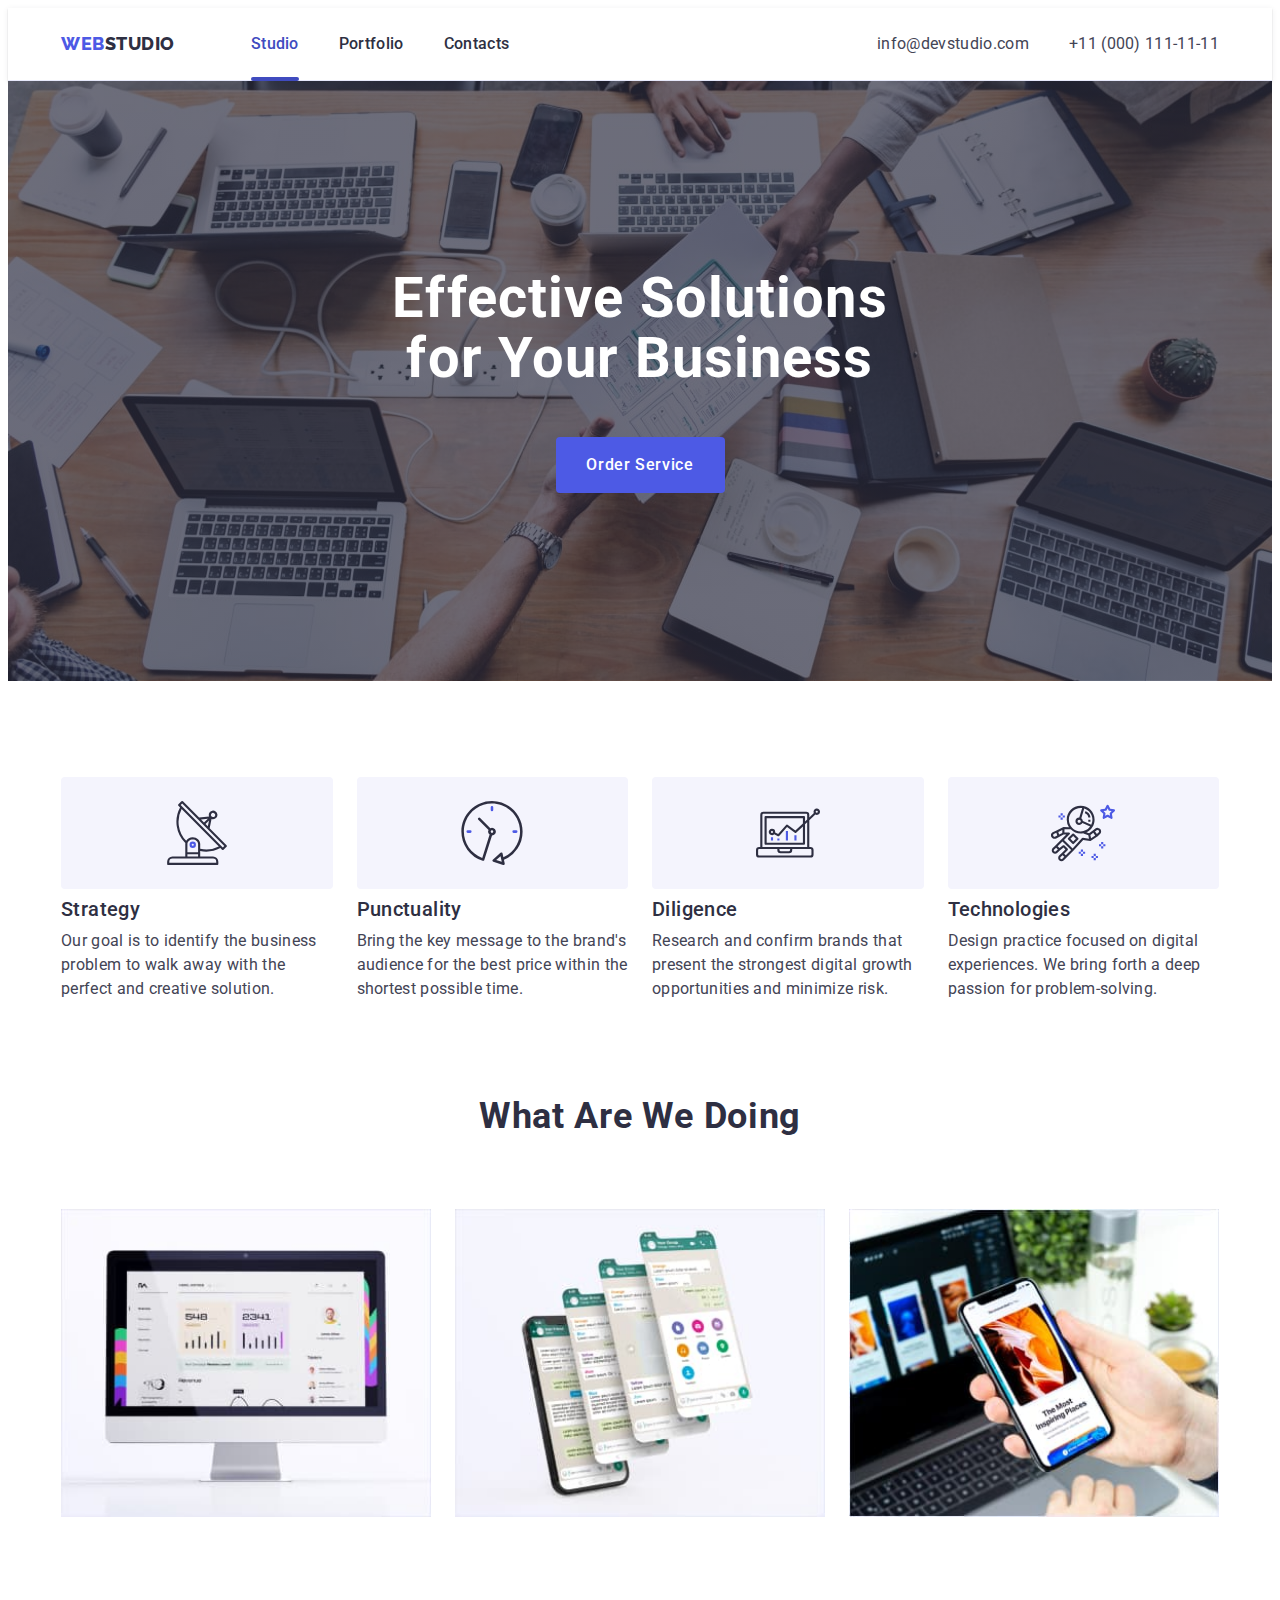
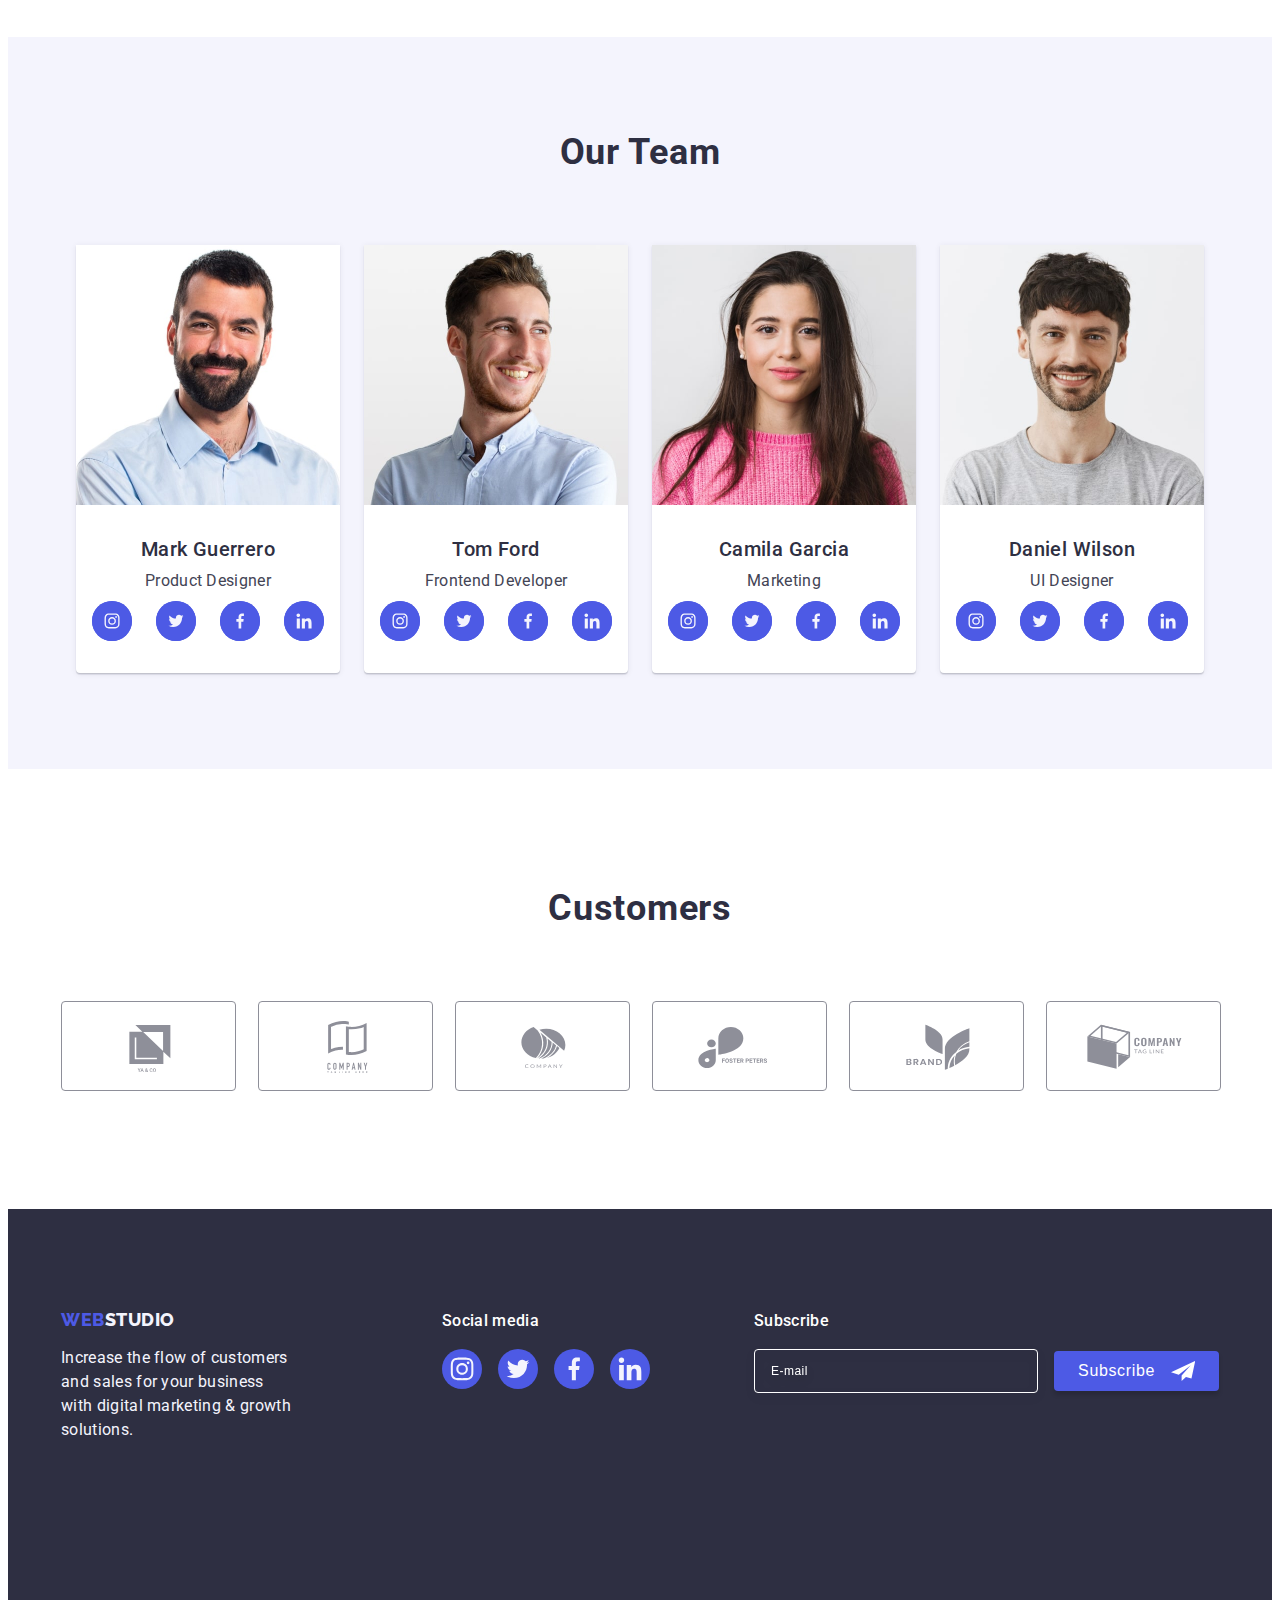
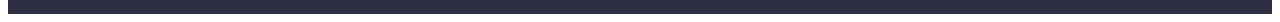
<file: index.html>
<!DOCTYPE html>
<html lang="en">
  <head>
    <meta charset="UTF-8" />
    <meta http-equiv="X-UA-Compatible" content="IE=edge" />
    <meta name="viewport" content="width=device-width, initial-scale=1.0" />

    <link rel="preconnect" href="https://fonts.googleapis.com" />
    <link rel="preconnect" href="https://fonts.gstatic.com" crossorigin />
    <link
      href="https://fonts.googleapis.com/css2?family=Raleway:wght@800&family=Roboto:wght@400;500;700&display=swap"
      rel="stylesheet"
    />

    <title>Web Studio</title>
    <link
      rel="stylesheet"
      href="https://cdnjs.cloudflare.com/ajax/libs/modern-normalize/2.0.0/modern-normalize.min.css"
      integrity="sha512-4xo8blKMVCiXpTaLzQSLSw3KFOVPWhm/TRtuPVc4WG6kUgjH6J03IBuG7JZPkcWMxJ5huwaBpOpnwYElP/m6wg=="
      crossorigin="anonymous"
      referrerpolicy="no-referrer"
    />
    <link rel="stylesheet" href="./css/style.css" />
  </head>
  <body class="body">
    <header class="header">
      <div class="container header-container">
        <nav class="header-nav">
          <a class="header-name link" href="./index.html"
            >Web<span>Studio</span></a
          >
          <ul class="header-page list">
            <li>
              <a class="header-menu link active" href="./index.html">Studio</a>
            </li>
            <li>
              <a class="header-menu link" href="./portfolio.html">Portfolio</a>
            </li>
            <li><a class="header-menu link" href="">Contacts</a></li>
          </ul>
        </nav>
        <address class="header-adress">
          <ul class="header-link list">
            <li class="header-contacts">
              <a class="header-link-soc link" href="mailto:info@devstudio.com"
                >info@devstudio.com</a
              >
            </li>
            <li>
              <a class="header-link-soc link" href="tel:+110001111111"
                >+11 (000) 111-11-11</a
              >
            </li>
          </ul>
        </address>
        <button type="button" class="open-menu-btn" data-menu-open>
          <svg class="icon-mob" width="32" height="22">
            <use href="./images/icons.svg#icon-mob-menu"></use>
          </svg>
        </button>
      </div>

      <div class="mob-menu is is-hidden" data-menu>
        <button type="button" class="mob-close-btn" data-menu-close>
          <svg class="" width="8" height="8">
            <use href="./images/icons.svg#icon-close"></use>
          </svg>
        </button>
        <ul class="mob-menu-list list">
          <li class="mob-menu-item">
            <a href="./index.html" class="mob-menu-link link current">Studio</a>
          </li>
          <li class="mob-menu-item">
            <a href="./portfolio.html" class="mob-menu-link link">Portfolio</a>
          </li>
          <li class="mob-menu-item">
            <a href="" class="mob-menu-link link">Contacts</a>
          </li>
        </ul>

        <ul class="mob-list list">
          <li class="mob-item">
            <a href="mailto:info@devstudio.com" class="mail-link link"
              >info@devstudio.com</a
            >
          </li>
          <li class="mob-item">
            <a href="tel:+110001111111" class="phone-link link"
              >+11 (000) 111-11-11</a
            >
          </li>
        </ul>

        <ul class="mob-social-list list">
          <li class="mob-social-icon">
            <a href="https://www.instagram.com/" class="mob-soc-network">
              <svg class="mob-icon-item" width="24" height="24">
                <use href="./images/icons.svg#icon-instagram"></use>
              </svg>
            </a>
          </li>
          <li class="mob-social-icon">
            <a href="https://www.twitter.com/" class="mob-soc-network">
              <svg class="mob-icon-item" width="24" height="24">
                <use href="./images/icons.svg#icon-twitter"></use>
              </svg>
            </a>
          </li>
          <li class="mob-social-icon">
            <a href="https://www.facebook.com/" class="mob-soc-network">
              <svg class="mob-icon-item" width="24" height="24">
                <use href="./images/icons.svg#icon-facebook"></use>
              </svg>
            </a>
          </li>
          <li class="mob-social-icon">
            <a href="https://www.linkedin.com/" class="mob-soc-network">
              <svg class="mob-icon-item" width="24" height="24">
                <use href="./images/icons.svg#icon-linkedin"></use>
              </svg>
            </a>
          </li>
        </ul>
      </div>
    </header>

    <main>
      <section class="hero">
        <div class="container">
          <h1 class="hero-name">Effective Solutions for Your Business</h1>
          <button type="button" class="hero-button" data-modal-open>
            Order Service
          </button>
        </div>
      </section>

      <section class="scroll">
        <div class="container">
          <h2 class="visually-hidden">list</h2>
          <ul class="scroll-list list">
            <li class="scroll-item">
              <div class="scroll-icon-fond">
                <svg class="scroll-icon-item" width="64" height="64">
                  <use href="./images/icons.svg#icon-antenna"></use>
                </svg>
              </div>
              <h3 class="scroll-name">Strategy</h3>
              <p class="scroll-text">
                Our goal is to identify the business problem to walk away with
                the perfect and creative solution.
              </p>
            </li>
            <li class="scroll-item">
              <div class="scroll-icon-fond">
                <svg class="scroll-icon-item" width="64" height="64">
                  <use href="./images/icons.svg#icon-clock"></use>
                </svg>
              </div>
              <h3 class="scroll-name">Punctuality</h3>
              <p class="scroll-text">
                Bring the key message to the brand's audience for the best price
                within the shortest possible time.
              </p>
            </li>
            <li class="scroll-item">
              <div class="scroll-icon-fond">
                <svg class="scroll-icon-item" width="64" height="64">
                  <use href="./images/icons.svg#icon-diagram"></use>
                </svg>
              </div>
              <h3 class="scroll-name">Diligence</h3>
              <p class="scroll-text">
                Research and confirm brands that present the strongest digital
                growth opportunities and minimize risk.
              </p>
            </li>
            <li class="scroll-item">
              <div class="scroll-icon-fond">
                <svg class="scroll-icon-item" width="64" height="64">
                  <use href="./images/icons.svg#icon-astronaut"></use>
                </svg>
              </div>
              <h3 class="scroll-name">Technologies</h3>
              <p class="scroll-text">
                Design practice focused on digital experiences. We bring forth a
                deep passion for problem-solving.
              </p>
            </li>
          </ul>
        </div>
      </section>

      <section class="work-are">
        <div class="container">
          <h2 class="work-name">What are we doing</h2>
          <ul class="work-list list">
            <li class="work-item">
              <img
                srcset="./images/img1-1.jpg 1x, ./images/img1-2x.jpg 2x"
                src="./images/img1-1.jpg"
                alt="statistics"
                width="360"
                height="300"
              />
            </li>
            <li class="work-item">
              <img
                srcset="./images/img2-1.jpg 1x, ./images/img2-2x.jpg 2x"
                src="./images/img2-1.jpg"
                alt="multifunctionality"
                width="360"
                height="300"
              />
            </li>
            <li class="work-item">
              <img
                srcset="./images/img3-1.jpg 1x, ./images/img3-2x.jpg 2x"
                src="./images/img3-1.jpg"
                alt="we adaptmultifunctionality"
                width="360"
                height="300"
              />
            </li>
          </ul>
        </div>
      </section>

      <section class="made">
        <div class="made-container container">
          <h2 class="made-team">Our Team</h2>
          <ul class="made-list list">
            <li class="made-item">
              <img
                srcset="./images/img-1-2x.jpg 1x, ./images/img-1-2x.jpg 2x"
                src="./images/img1-2.jpg"
                alt="Product Designer"
                width="264"
                height="260"
              />
              <div class="made-card">
                <h3 class="made-name">Mark Guerrero</h3>
                <p class="made-activity">Product Designer</p>
                <ul class="made-soc-list list">
                  <li class="made-soc-item">
                    <a
                      class="made-soc-link link"
                      href="https://www.instagram.com"
                    >
                      <svg class="made-soc-icon" width="16" height="16">
                        <use href="./images/icons.svg#icon-instagram"></use>
                      </svg>
                    </a>
                  </li>
                  <li class="made-soc-item">
                    <a
                      class="made-soc-link link"
                      href="https://www.twitter.com"
                    >
                      <svg class="made-soc-icon" width="16" height="16">
                        <use href="./images/icons.svg#icon-twitter"></use>
                      </svg>
                    </a>
                  </li>
                  <li class="made-soc-item">
                    <a
                      class="made-soc-link link"
                      href="https://www.facebook.com"
                    >
                      <svg class="made-soc-icon" width="16" height="16">
                        <use href="./images/icons.svg#icon-facebook"></use>
                      </svg>
                    </a>
                  </li>
                  <li class="made-soc-item">
                    <a
                      class="made-soc-link link"
                      href="https://www.in.linkedin.com"
                    >
                      <svg class="made-soc-icon" width="16" height="16">
                        <use href="./images/icons.svg#icon-linkedin"></use>
                      </svg>
                    </a>
                  </li>
                </ul>
              </div>
            </li>
            <li class="made-item">
              <img
                srcset="./images/img-4-2x.jpg 1x, ./images/img-4-2x.jpg 2x"
                src="./images/img2-2.jpg"
                alt="Frontend Developer"
                width="264"
                height="260"
              />
              <div class="made-card">
                <h3 class="made-name">Tom Ford</h3>
                <p class="made-activity">Frontend Developer</p>
                <ul class="made-soc-list list">
                  <li class="made-soc-item">
                    <a
                      class="made-soc-link link"
                      href="https://www.instagram.com"
                    >
                      <svg class="made-soc-icon" width="16" height="16">
                        <use href="./images/icons.svg#icon-instagram"></use>
                      </svg>
                    </a>
                  </li>
                  <li class="made-soc-item">
                    <a
                      class="made-soc-link link"
                      href="https://www.twitter.com"
                    >
                      <svg class="made-soc-icon" width="16" height="16">
                        <use href="./images/icons.svg#icon-twitter"></use>
                      </svg>
                    </a>
                  </li>
                  <li class="made-soc-item">
                    <a
                      class="made-soc-link link"
                      href="https://www.facebook.com"
                    >
                      <svg class="made-soc-icon" width="16" height="16">
                        <use href="./images/icons.svg#icon-facebook"></use>
                      </svg>
                    </a>
                  </li>
                  <li class="made-soc-item">
                    <a
                      class="made-soc-link link"
                      href="https://www.in.linkedin.com"
                    >
                      <svg class="made-soc-icon" width="16" height="16">
                        <use href="./images/icons.svg#icon-linkedin"></use>
                      </svg>
                    </a>
                  </li>
                </ul>
              </div>
            </li>
            <li class="made-item">
              <img
                srcset="./images/img-3-2x.jpg 1x, ./images/img-3-2x.jpg 2x"
                src="./images/img3-2.jpg"
                alt="Marketing"
                width="264"
                height="260"
              />
              <div class="made-card">
                <h3 class="made-name">Camila Garcia</h3>
                <p class="made-activity">Marketing</p>
                <ul class="made-soc-list list">
                  <li class="made-soc-item">
                    <a
                      class="made-soc-link link"
                      href="https://www.instagram.com"
                    >
                      <svg class="made-soc-icon" width="16" height="16">
                        <use href="./images/icons.svg#icon-instagram"></use>
                      </svg>
                    </a>
                  </li>
                  <li class="made-soc-item">
                    <a
                      class="made-soc-link link"
                      href="https://www.twitter.com"
                    >
                      <svg class="made-soc-icon" width="16" height="16">
                        <use href="./images/icons.svg#icon-twitter"></use>
                      </svg>
                    </a>
                  </li>
                  <li class="made-soc-item">
                    <a
                      class="made-soc-link link"
                      href="https://www.facebook.com"
                    >
                      <svg class="made-soc-icon" width="16" height="16">
                        <use href="./images/icons.svg#icon-facebook"></use>
                      </svg>
                    </a>
                  </li>
                  <li class="made-soc-item">
                    <a
                      class="made-soc-link link"
                      href="https://www.in.linkedin.com"
                    >
                      <svg class="made-soc-icon" width="16" height="16">
                        <use href="./images/icons.svg#icon-linkedin"></use>
                      </svg>
                    </a>
                  </li>
                </ul>
              </div>
            </li>
            <li class="made-item">
              <img
                srcset="./images/img-2-2x.jpg 1x, ./images/img-2-2x.jpg 2x"
                src="./images/img4-2.jpg"
                alt="UI Designer"
                width="264"
                height="260"
              />
              <div class="made-card">
                <h3 class="made-name">Daniel Wilson</h3>
                <p class="made-activity">UI Designer</p>
                <ul class="made-soc-list list">
                  <li class="made-soc-item">
                    <a
                      class="made-soc-link link"
                      href="https://www.instagram.com"
                    >
                      <svg class="made-soc-icon" width="16" height="16">
                        <use href="./images/icons.svg#icon-instagram"></use>
                      </svg>
                    </a>
                  </li>
                  <li class="made-soc-item">
                    <a
                      class="made-soc-link link"
                      href="https://www.twitter.com"
                    >
                      <svg class="made-soc-icon" width="16" height="16">
                        <use href="./images/icons.svg#icon-twitter"></use>
                      </svg>
                    </a>
                  </li>
                  <li class="made-soc-item">
                    <a
                      class="made-soc-link link"
                      href="https://www.facebook.com"
                    >
                      <svg class="made-soc-icon" width="16" height="16">
                        <use href="./images/icons.svg#icon-facebook"></use>
                      </svg>
                    </a>
                  </li>
                  <li class="made-soc-item">
                    <a
                      class="made-soc-link link"
                      href="https://www.in.linkedin.com"
                    >
                      <svg class="made-soc-icon" width="16" height="16">
                        <use href="./images/icons.svg#icon-linkedin"></use>
                      </svg>
                    </a>
                  </li>
                </ul>
              </div>
            </li>
          </ul>
        </div>
      </section>

      <section class="customers">
        <div class="container costumers-container">
          <h2 class="customers-title">Customers</h2>
          <ul class="customers-list">
            <li class="customers-item">
              <a class="customers-link link" href="">
                <svg class="customers-icon" width="104" height="56">
                  <use href="./images/icons.svg#icon-Logo-1"></use>
                </svg>
              </a>
            </li>
            <li class="customers-item">
              <a class="customers-link link" href="">
                <svg class="customers-icon" width="104" height="56">
                  <use href="./images/icons.svg#icon-Logo-2"></use>
                </svg>
              </a>
            </li>
            <li class="customers-item">
              <a class="customers-link link" href="">
                <svg class="customers-icon" width="104" height="56">
                  <use href="./images/icons.svg#icon-Logo-3"></use>
                </svg>
              </a>
            </li>
            <li class="customers-item">
              <a class="customers-link link" href="">
                <svg class="customers-icon" width="104" height="56">
                  <use href="./images/icons.svg#icon-Logo-4"></use>
                </svg>
              </a>
            </li>
            <li class="customers-item">
              <a class="customers-link link" href="">
                <svg class="customers-icon" width="104" height="56">
                  <use href="./images/icons.svg#icon-Logo-5"></use>
                </svg>
              </a>
            </li>
            <li class="customers-item">
              <a class="customers-link link" href="">
                <svg class="customers-icon" width="104" height="56">
                  <use href="./images/icons.svg#icon-Logo-6"></use>
                </svg>
              </a>
            </li>
          </ul>
        </div>
      </section>
    </main>

    <footer class="footer">
      <div class="all-footer container">
        <div class="footer-container">
          <a class="footer-name link" href="./index.html"
            >Web<span class="name">Studio</span></a
          >
          <p class="footer-text">
            Increase the flow of customers and sales for your business with
            digital marketing & growth solutions.
          </p>
        </div>
        <div class="footer-social">
          <p class="footer-soc-title">Social media</p>
          <ul class="footer-soc-list">
            <li class="footer-soc-item">
              <a
                class="footer-soc-link"
                href="https://www.instagram.com"
                aria-label="instagram"
                target="_blank"
                rel="noopener noreferrer"
              >
                <svg class="footer-soc-icon" width="24" height="24">
                  <use href="./images/icons.svg#icon-instagram"></use>
                </svg>
              </a>
            </li>
            <li class="footer-soc-item">
              <a
                class="footer-soc-link"
                href="https://twitter.com"
                aria-label="twitter"
                target="_blank"
                rel="noopener noreferrer"
              >
                <svg class="footer-soc-icon" width="24" height="24">
                  <use href="./images/icons.svg#icon-twitter"></use>
                </svg>
              </a>
            </li>
            <li class="footer-soc-item">
              <a
                class="footer-soc-link"
                href="https://www.facebook.com"
                aria-label="facebook"
                target="_blank"
                rel="noopener noreferrer"
              >
                <svg class="footer-soc-icon" width="24" height="24">
                  <use href="./images/icons.svg#icon-facebook"></use>
                </svg>
              </a>
            </li>
            <li class="footer-soc-item">
              <a
                class="footer-soc-link"
                href="https://in.linkedin.com"
                aria-label="linkedin"
                target="_blank"
                rel="noopener noreferrer"
              >
                <svg class="footer-soc-icon" width="24" height="24">
                  <use href="./images/icons.svg#icon-linkedin"></use>
                </svg>
              </a>
            </li>
          </ul>
        </div>
        <div class="footer-subscribe-container">
          <p class="subscribe-title">Subscribe</p>
          <form class="subscribe-form">
            <label class="subscribe-label">
              <input
                class="input-subscribe"
                type="email"
                name="email"
                placeholder="E-mail"
              />
            </label>
            <button class="subscribe-btn" type="submit">
              Subscribe
              <svg class="subscribe-icon" width="24" height="24">
                <use href="./images/icons.svg#icon-send"></use>
              </svg>
            </button>
          </form>
        </div>
      </div>
    </footer>
    <div class="backdrop is-hidden" data-modal>
      <div class="modal">
        <button type="button" class="modal-button" data-modal-close>
          <svg class="modal-icon" width="8" height="8">
            <use href="./images/icons.svg#icon-close"></use>
          </svg>
        </button>
        <p class="modal-title">Leave your contacts and we will call you back</p>
        <form
          class="modal-form"
          name="order-form"
          autocomplete="off"
          novalidate
        >
          <div class="modal-field">
            <label class="modal-label" for="user-name">Name</label>
            <div class="input-wrap">
              <input
                type="text"
                name="user-name"
                id="user-name"
                class="modal-input"
              />
              <svg class="input-icon" width="18" height="24">
                <use href="./images/icons.svg#icon-name"></use>
              </svg>
            </div>
          </div>
          <div class="modal-field">
            <label class="modal-label" for="user-tel">Phone</label>
            <div class="input-wrap">
              <input
                type="tel"
                name="user-tel"
                id="user-tel"
                class="modal-input"
              />
              <svg class="input-icon" width="18" height="24">
                <use href="./images/icons.svg#icon-phone"></use>
              </svg>
            </div>
          </div>
          <div class="modal-field">
            <label class="modal-label" for="user-email">Email</label>
            <div class="input-wrap">
              <input
                type="email"
                name="user-email"
                id="user-email"
                class="modal-input"
              />
              <svg class="input-icon" width="18" height="24">
                <use href="./images/icons.svg#icon-email"></use>
              </svg>
            </div>
          </div>
          <div class="modal-field-textarea">
            <label for="user-comment" class="modal-label">Comment</label>
            <textarea
              name="user-comment"
              id="user-comment"
              class="modal-textarea"
              placeholder="Text input"
            ></textarea>
          </div>
          <div class="modal-checkbox">
            <input
              type="checkbox"
              name="user-privacy"
              id="user-privacy"
              class="input-check visually-hidden"
              value="true"
            />
            <label for="user-privacy" class="check-text"
              ><span class="user-privacy-check">
                <svg class="check-icon" width="10" height="8">
                  <use href="./images/icons.svg#icon-check"></use>
                </svg>
              </span>
              I accept the terms and conditions of the
              <a href="" class="check-link">Privacy Policy</a></label
            >
          </div>
          <button class="button modal-send-btn" type="submit">Send</button>
        </form>
      </div>
    </div>
    <script src="./js/modal.js"></script>
    <script src="./js/mobile-menu.js"></script>
  </body>
</html>
</file>
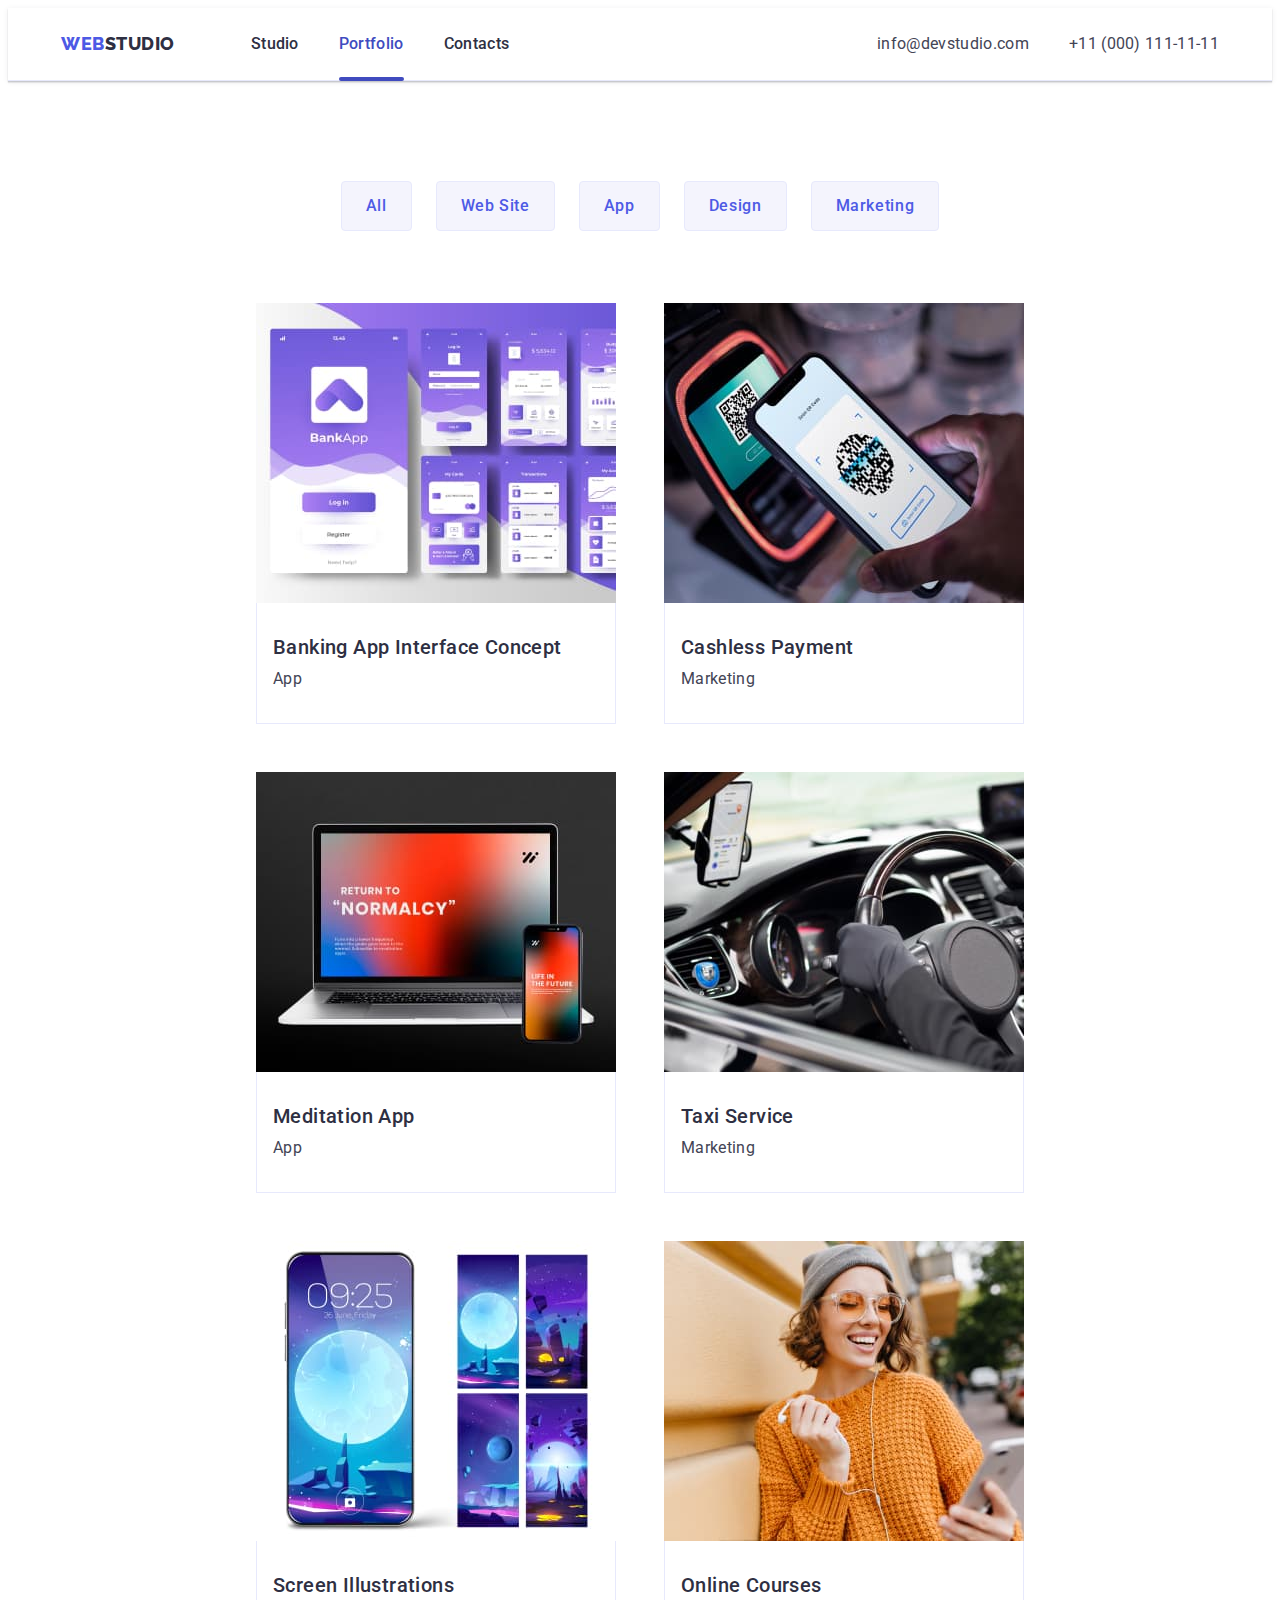
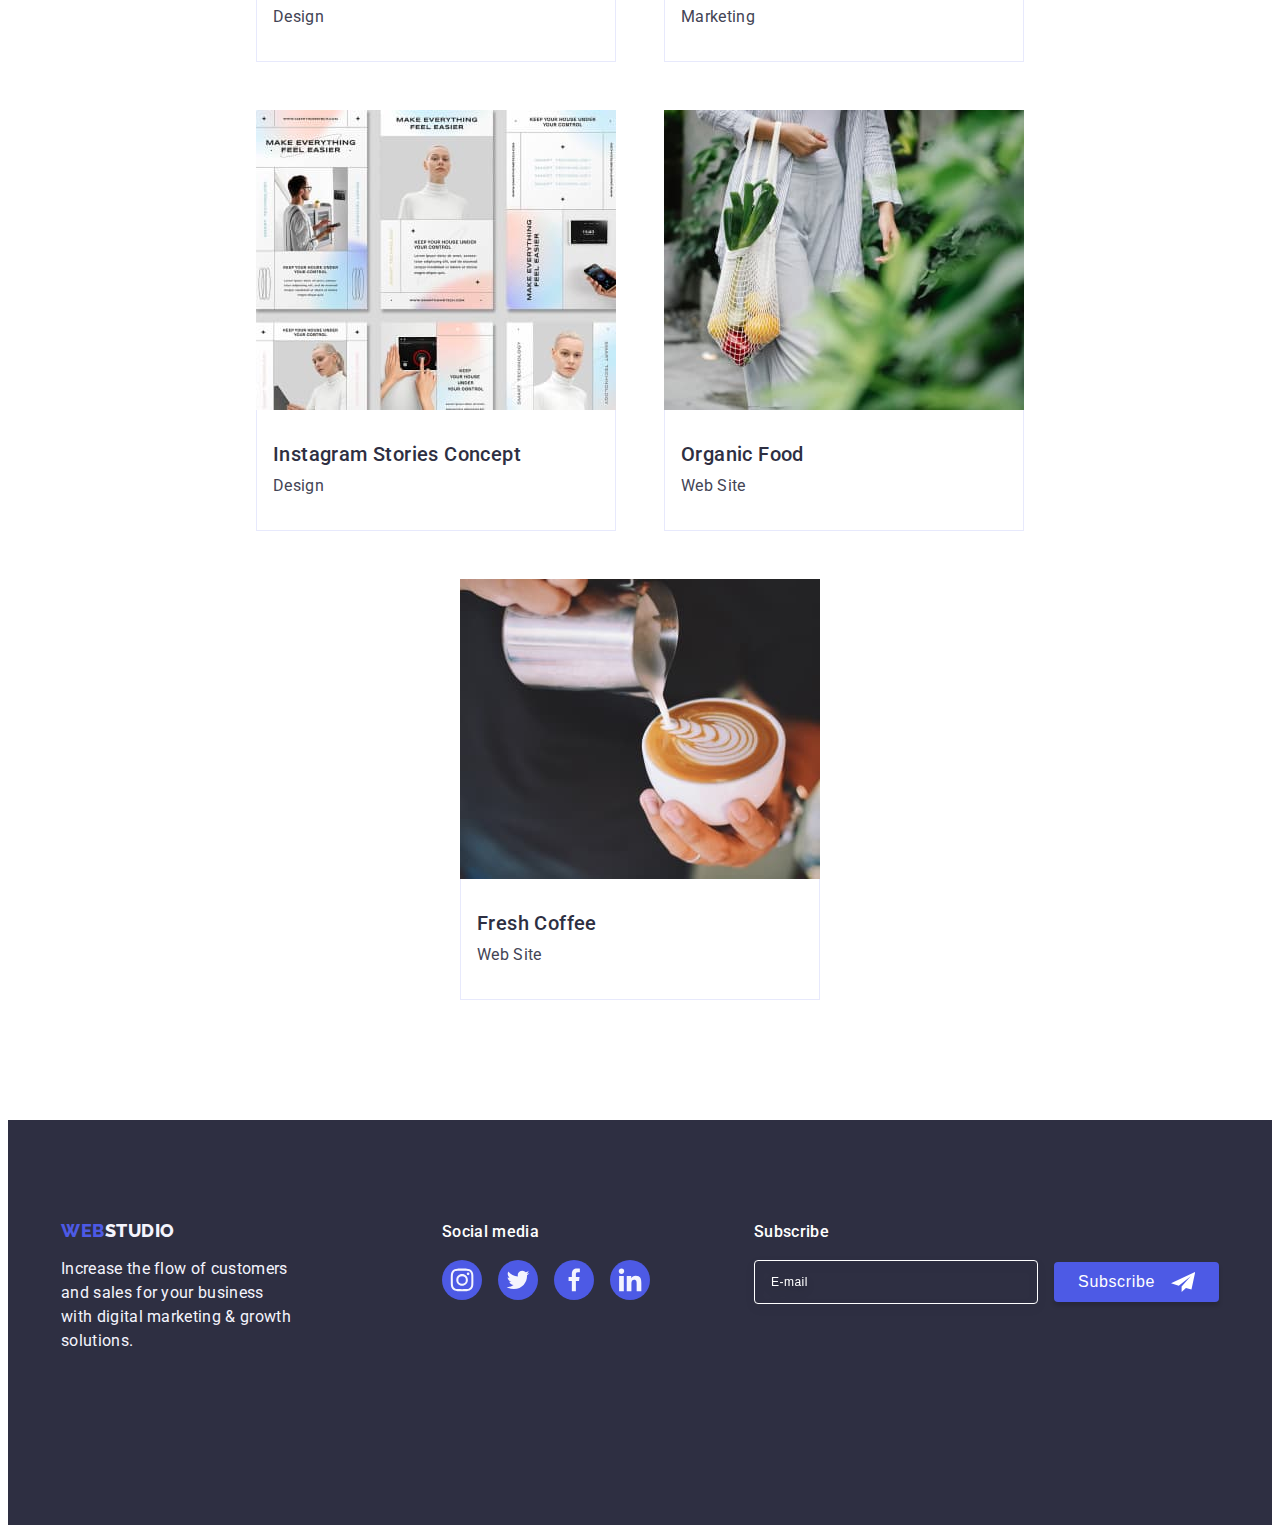
<file: portfolio.html>
<!DOCTYPE html>
<html lang="en">
  <head>
    <meta charset="UTF-8" />
    <meta http-equiv="X-UA-Compatible" content="IE=edge" />
    <meta name="viewport" content="width=device-width, initial-scale=1.0" />

    <link rel="preconnect" href="https://fonts.googleapis.com" />
    <link rel="preconnect" href="https://fonts.gstatic.com" crossorigin />
    <link
      href="https://fonts.googleapis.com/css2?family=Raleway:wght@800&family=Roboto:wght@400;500;700&display=swap"
      rel="stylesheet"
    />

    <title>Web Studio</title>
    <link
      rel="stylesheet"
      href="https://cdnjs.cloudflare.com/ajax/libs/modern-normalize/2.0.0/modern-normalize.min.css"
      integrity="sha512-4xo8blKMVCiXpTaLzQSLSw3KFOVPWhm/TRtuPVc4WG6kUgjH6J03IBuG7JZPkcWMxJ5huwaBpOpnwYElP/m6wg=="
      crossorigin="anonymous"
      referrerpolicy="no-referrer"
    />
    <link rel="stylesheet" href="./css/style.css" />
  </head>
  <body class="body">
    <header class="header">
      <div class="container header-container">
        <nav class="header-nav">
          <a class="header-name link" href="./index.html"
            >Web<span class="name-logo">Studio</span></a
          >
          <ul class="header-page list">
            <li>
              <a class="header-menu link" href="./index.html">Studio</a>
            </li>
            <li>
              <a class="header-menu link active" href="./portfolio.html"
                >Portfolio</a
              >
            </li>
            <li><a class="header-menu link" href="">Contacts</a></li>
          </ul>
        </nav>
        <address class="header-adress">
          <ul class="header-link list">
            <li>
              <a class="header-link-soc link" href="mailto:info@devstudio.com"
                >info@devstudio.com</a
              >
            </li>
            <li>
              <a class="header-link-soc link" href="tel:+110001111111"
                >+11 (000) 111-11-11</a
              >
            </li>
          </ul>
        </address>
        <button type="button" class="open-menu-btn" data-menu-open>
          <svg class="icon-mob" width="32" height="22">
            <use href="./images/icons.svg#icon-mob-menu"></use>
          </svg>
        </button>
      </div>
       <div class="mob-menu is is-hidden" data-menu>
        <button type="button" class="mob-close-btn" data-menu-close>
          <svg class="" width="8" height="8">
            <use href="./images/icons.svg#icon-close"></use>
          </svg>
        </button>
    </header>

    <main>
      <section class="all-section">
        <div class="container portfolio-container">
          <h1 class="visually-hidden">buttons</h1>

          <ul class="buttons list">
            <li class="buttons-list list">
              <button type="button" class="button-soc">All</button>
            </li>
            <li class="list">
              <button type="button" class="button-soc">Web Site</button>
            </li>
            <li class="list">
              <button type="button" class="button-soc">App</button>
            </li>
            <li class="list">
              <button type="button" class="button-soc">Design</button>
            </li>
            <li class="list">
              <button type="button" class="button-soc">Marketing</button>
            </li>
          </ul>

          <ul class="section-img list">
            <li class="section-work">
              <a class="section link" href="/">
                <div class="section-cover-block">
                  <img
                    src="./images/img1-1-portfolio.jpg"
                    alt="Banking app"
                    height="300"
                    width="360"
                  />
                  <p class="section-cover-text">
                    14 Stylish and User-Friendly App Design Concepts · Task
                    Manager App · Calorie Tracker App · Exotic Fruit Ecommerce
                    App · Cloud Storage App
                  </p>
                </div>
                <div class="section-card">
                  <h2 class="section-activity">
                    Banking App Interface Concept
                  </h2>
                  <p class="section-text">App</p>
                </div>
              </a>
            </li>
            <li class="section-work">
              <a class="section link" href="/">
                <div class="section-cover-block">
                  <img
                    src="./images/img2-1-portfolio.jpg"
                    alt="Banking app"
                    height="300"
                    width="360"
                  />
                  <p class="section-cover-text">
                    14 Stylish and User-Friendly App Design Concepts · Task
                    Manager App · Calorie Tracker App · Exotic Fruit Ecommerce
                    App · Cloud Storage App
                  </p>
                </div>
                <div class="section-card">
                  <h2 class="section-activity">Cashless Payment</h2>
                  <p class="section-text">Marketing</p>
                </div>
              </a>
            </li>
            <li class="section-work">
              <a class="section link" href="/">
                <div class="section-cover-block">
                  <img
                    src="./images/img3-1-portfolio.jpg"
                    alt="Banking app"
                    height="300"
                    width="360"
                  />
                  <p class="section-cover-text">
                    14 Stylish and User-Friendly App Design Concepts · Task
                    Manager App · Calorie Tracker App · Exotic Fruit Ecommerce
                    App · Cloud Storage App
                  </p>
                </div>
                <div class="section-card">
                  <h2 class="section-activity">Meditation App</h2>
                  <p class="section-text">App</p>
                </div>
              </a>
            </li>
            <li class="section-work">
              <a class="section link" href="/">
                <div class="section-cover-block">
                  <img
                    src="./images/img1-2-portfolio.jpg"
                    alt="Banking app"
                    height="300"
                    width="360"
                  />
                  <p class="section-cover-text">
                    14 Stylish and User-Friendly App Design Concepts · Task
                    Manager App · Calorie Tracker App · Exotic Fruit Ecommerce
                    App · Cloud Storage App
                  </p>
                </div>
                <div class="section-card">
                  <h2 class="section-activity">Taxi Service</h2>
                  <p class="section-text">Marketing</p>
                </div>
              </a>
            </li>
            <li class="section-work">
              <a class="section link" href="/">
                <div class="section-cover-block">
                  <img
                    src="./images/img2-2-portfolio.jpg"
                    alt="Banking app"
                    height="300"
                    width="360"
                  />
                  <p class="section-cover-text">
                    14 Stylish and User-Friendly App Design Concepts · Task
                    Manager App · Calorie Tracker App · Exotic Fruit Ecommerce
                    App · Cloud Storage App
                  </p>
                </div>
                <div class="section-card">
                  <h2 class="section-activity">Screen Illustrations</h2>
                  <p class="section-text">Design</p>
                </div>
              </a>
            </li>
            <li class="section-work">
              <a class="section link" href="/">
                <div class="section-cover-block">
                  <img
                    src="./images/img3-2-portfolio.jpg"
                    alt="Banking app"
                    height="300"
                    width="360"
                  />
                  <p class="section-cover-text">
                    14 Stylish and User-Friendly App Design Concepts · Task
                    Manager App · Calorie Tracker App · Exotic Fruit Ecommerce
                    App · Cloud Storage App
                  </p>
                </div>
                <div class="section-card">
                  <h2 class="section-activity">Online Courses</h2>
                  <p class="section-text">Marketing</p>
                </div>
              </a>
            </li>
            <li class="section-work">
              <a class="section link" href="/">
                <div class="section-cover-block">
                  <img
                    src="./images/img1-3-portfolio.jpg"
                    alt="Banking app"
                    height="300"
                    width="360"
                  />
                  <p class="section-cover-text">
                    14 Stylish and User-Friendly App Design Concepts · Task
                    Manager App · Calorie Tracker App · Exotic Fruit Ecommerce
                    App · Cloud Storage App
                  </p>
                </div>
                <div class="section-card">
                  <h2 class="section-activity">Instagram Stories Concept</h2>
                  <p class="section-text">Design</p>
                </div>
              </a>
            </li>
            <li class="section-work">
              <a class="section link" href="/">
                <div class="section-cover-block">
                  <img
                    src="./images/img2-3-portfolio.jpg"
                    alt="Banking app"
                    height="300"
                    width="360"
                  />
                  <p class="section-cover-text">
                    14 Stylish and User-Friendly App Design Concepts · Task
                    Manager App · Calorie Tracker App · Exotic Fruit Ecommerce
                    App · Cloud Storage App
                  </p>
                </div>
                <div class="section-card">
                  <h2 class="section-activity">Organic Food</h2>
                  <p class="section-text">Web Site</p>
                </div>
              </a>
            </li>
            <li class="section-work">
              <a class="section link" href="/">
                <div class="section-cover-block">
                  <img
                    src="./images/img3-3-portfolio.jpg"
                    alt="Banking app"
                    height="300"
                    width="360"
                  />
                  <p class="section-cover-text">
                    14 Stylish and User-Friendly App Design Concepts · Task
                    Manager App · Calorie Tracker App · Exotic Fruit Ecommerce
                    App · Cloud Storage App
                  </p>
                </div>
                <div class="section-card">
                  <h2 class="section-activity">Fresh Coffee</h2>
                  <p class="section-text">Web Site</p>
                </div>
              </a>
            </li>
          </ul>
        </div>
      </section>
    </main>

    <footer class="footer">
      <div class="all-footer container">
        <div class="footer-container">
          <a class="footer-name link" href="./index.html"
            >Web<span class="name">Studio</span></a
          >
          <p class="footer-text">
            Increase the flow of customers and sales for your business with
            digital marketing & growth solutions.
          </p>
        </div>
        <div class="footer-social">
          <p class="footer-soc-title">Social media</p>
          <ul class="footer-soc-list">
            <li class="footer-soc-item">
              <a
                class="footer-soc-link"
                href="https://www.instagram.com"
                aria-label="instagram"
                target="_blank"
                rel="noopener noreferrer"
              >
                <svg class="footer-soc-icon" width="24" height="24">
                  <use href="./images/icons.svg#icon-instagram"></use>
                </svg>
              </a>
            </li>
            <li class="footer-soc-item">
              <a
                class="footer-soc-link"
                href="https://twitter.com"
                aria-label="twitter"
                target="_blank"
                rel="noopener noreferrer"
              >
                <svg class="footer-soc-icon" width="24" height="24">
                  <use href="./images/icons.svg#icon-twitter"></use>
                </svg>
              </a>
            </li>
            <li class="footer-soc-item">
              <a
                class="footer-soc-link"
                href="https://www.facebook.com"
                aria-label="facebook"
                target="_blank"
                rel="noopener noreferrer"
              >
                <svg class="footer-soc-icon" width="24" height="24">
                  <use href="./images/icons.svg#icon-facebook"></use>
                </svg>
              </a>
            </li>
            <li class="footer-soc-item">
              <a
                class="footer-soc-link"
                href="https://in.linkedin.com"
                aria-label="linkedin"
                target="_blank"
                rel="noopener noreferrer"
              >
                <svg class="footer-soc-icon" width="24" height="24">
                  <use href="./images/icons.svg#icon-linkedin"></use>
                </svg>
              </a>
            </li>
          </ul>
        </div>
        <div class="footer-subscribe-container">
          <p class="subscribe-title">Subscribe</p>
          <form class="subscribe-form">
            <label class="subscribe-label">
              <input
                class="input-subscribe"
                type="email"
                name="email"
                placeholder="E-mail"
              />
            </label>
            <button class="subscribe-btn" type="submit">
              Subscribe
              <svg class="subscribe-icon" width="24" height="24">
                <use href="./images/icons.svg#icon-send"></use>
              </svg>
            </button>
          </form>
        </div>
      </div>
    </footer>
  </body>
</html>
</file>
<file: css/style.css>
:root {
  --text-section-color: #434455;
  --button-color: #4d5ae5;
  --logo-color: #2e2f42;
  --safari-color: #f4f4fd;
  --main-title-color: #ffffff;
  --pressed-state: #404bbf;
}

body {
  font-family: "Roboto", sans-serif;
  background: var(--main-title-color);
  color: var(--text-section-color);
}

p,
h1,
h2,
h3,
h4,
h5,
h6 {
  margin-top: 0;
  margin-bottom: 0;
}

ul {
  list-style-type: none;
  margin-top: 0;
  margin-bottom: 0;
  padding-left: 0;
}

img {
  display: block;
  max-width: 100%;
  width: 100%;
  height: auto;
}

.link {
  text-decoration: none;
}

.list {
  list-style: none;
  margin-top: 0%;
  margin-bottom: 0;
  padding-left: 0%;
}

.container {
  max-width: 426px;
  width: 100%;
  padding: 0 16px;
  margin: 0 auto;
  /* margin: 0 auto;
  align-items: center; */
  /* outline: 1px solid red; */
}

/*----------BODY----------*/

.body {
  color: #434455;
  background-color: #ffffff;
}

/*----------HEADER-----------*/

.header {
  padding-top: 24px;
  padding-bottom: 24px;
  background: #ffffff;
  border-bottom: 1px solid #e7e9fc;
  box-shadow: 0px 2px 1px rgba(46, 47, 66, 0.08),
    0px 1px 1px rgba(46, 47, 66, 0.16), 0px 1px 6px rgba(46, 47, 66, 0.08);
}

.header-container {
  display: flex;
  align-items: center;
}

.header-nav {
  display: flex;
  align-items: center;
}

.header-name {
  font-family: "Raleway", sans-serif;
  font-style: normal;
  font-weight: 800;
  font-size: 18px;
  line-height: 1.17;
  letter-spacing: 0.03em;
  text-transform: uppercase;
  color: var(--button-color);
  display: flex;
  align-items: center;
  margin-right: 76px;
}

.header-name span {
  font-family: "Raleway", sans-serif;
  color: var(--logo-color);
}

.header-page {
  display: none;
  gap: 40px;
}

.header-menu {
  /* display: flex; */
  font-weight: 500;
  font-size: 16px;
  line-height: 1.5;
  letter-spacing: 0.02em;
  color: var(--logo-color);
  padding: 24px 0;
  position: relative;
  transition: color 250ms linear;
  transition-timing-function: cubic-bezier(0.4, 0, 0.2, 1);
}

/* .active {
  position: relative;
  display: inline-block;
  color: var(--pressed-state);
}

.active::after {
  content: "";
  position: absolute;
  width: 100%;
  height: 4px;
  left: 0px;
  background: var(--pressed-state);
  border-radius: 2px;
  bottom: -1px;
} */

.header-menu:hover,
.header-menu:focus {
  color: var(--pressed-state);
}

.header-adress {
  font-style: normal;
  margin-left: auto;
}

.header-link {
  /* display: flex; */
  display: none;
  gap: 40px;
  transition: color 250ms cubic-bezier(0.4, 0, 0.2, 1);
}

.header-contacts {
  transition: color 250ms cubic-bezier(0.4, 0, 0.2, 1);
}

.header-link-soc {
  font-size: 16px;
  line-height: 1.5;
  letter-spacing: 0.02em;
  color: #434455;
  transition: color 250ms cubic-bezier(0.4, 0, 0.2, 1);
}

.header-link-soc:hover,
.header-link-soc:focus {
  color: var(--pressed-state);
}

.icon-mob {
  stroke: var(--logo-color);
}

.open-menu-btn {
  border: none;
  background-color: transparent;
  cursor: pointer;
}

.mob-menu {
  position: fixed;
  top: 0;
  z-index: 2;
  width: 100%;
  height: 100%;
  background-color: #fff;
  padding: 24px 24px 40px 40px;
  display: flex;
  flex-direction: column;
  justify-content: space-around;
  overflow: auto;
}

.mob-menu-list {
  padding-top: 56px;
  margin-bottom: auto;
}

.mob-menu-item:not(:last-child) {
  margin-bottom: 40px;
}

.mob-menu-link {
  font-size: 36px;
  font-weight: 700;
  line-height: 1.11;
  letter-spacing: 0.072px;
  text-transform: capitalize;
  color: var(--logo-color);
}

.mob-menu-link.current {
  color: var(--pressed-state);
}

.mob-close-btn {
  position: absolute;
  top: 24px;
  right: 24px;
  width: 24px;
  height: 24px;
  border-radius: 50%;
  display: flex;
  align-items: center;
  justify-content: center;
  background-color: #e7e9fc;
  border: 1px solid rgba(0, 0, 0, 0.1);
  padding: 0;
  cursor: pointer;
  transition: background-color 250ms cubic-bezier(0.4, 0, 0.2, 1),
    border 250ms cubic-bezier(0.4, 0, 0.2, 1);
  margin-bottom: 32px;
}

.mob-list {
  display: flex;
  flex-direction: column-reverse;
  margin-bottom: 48px;
}

.mob-item:not(:first-child) {
  margin-bottom: 40px;
}

.phone-link {
  font-size: 36px;
  font-weight: 700;
  line-height: 1.11;
  letter-spacing: 0.72px;
  text-transform: capitalize;
  color: var(--button-color);
}

.mail-link {
  font-size: 20px;
  font-weight: 500;
  line-height: 1.2;
  letter-spacing: 0.4px;
  color: var(--text-section-color);
}

.mob-social-list {
  display: flex;
  /* justify-content: space-between; */
  justify-content: center;
  gap: 56px;
  /* padding-right: 36px; */
}

.mob-social-icon {
  width: 40px;
  height: 40px;
}

.mob-icon-item {
  fill: var(--safari-color);
}

.mob-soc-network {
  max-width: 100%;
  width: 100%;
  height: 100%;
  background-color: var(--button-color);
  border-radius: 50%;
  display: flex;
  align-items: center;
  justify-content: center;
  transition: background-color 250ms cubic-bezier(0.4, 0, 0.2, 1);
}

.mob-soc-network:hover,
.mob-soc-network:focus {
  background-color: var(--pressed-state);
}

/*----------HERO-----------*/

.hero {
  /* padding-top: 188px;
  padding-bottom: 188px; */
  padding: 112px 0;
  background: var(--logo-color);
  background-image: linear-gradient(
      to bottom,
      rgba(46, 47, 66, 0.7),
      rgba(46, 47, 66, 0.7)
    ),
    url(../images/people-office-mob.jpg);
  background-repeat: no-repeat;
  background-position: center;
  background-size: cover;
  /* max-width: 1440px; */
  max-width: 428px;
  margin: 0 auto;
}

@media (min-device-pixel-ratio: 2),
  (min-resolution: 192dpi),
  (min-resolution: 2dppx) {
  .hero {
    background-image: linear-gradient(
        to bottom,
        rgba(46, 47, 66, 0.7),
        rgba(46, 47, 66, 0.7)
      ),
      url(../images/people-office-mob-2x.jpg);
  }
}

.hero-name {
  font-family: "Roboto";
  font-style: normal;
  text-align: center;
  font-weight: 700;
  /* font-size: 56px; */
  font-size: 36px;
  line-height: 1.07;
  letter-spacing: 0.02em;
  color: var(--main-title-color);
  margin-left: auto;
  margin-right: auto;
  /* margin-bottom: 48px; */
  margin-bottom: 72px;
  /* max-width: 496px; */
  max-width: 320px;
  max-height: 120px;
}

.hero-button {
  font-family: "Roboto", sans-serif;
  font-style: normal;
  font-weight: 500;
  font-size: 16px;
  line-height: 1.5;
  letter-spacing: 0.04em;
  color: var(--main-title-color);
  background-color: var(--button-color);
  cursor: pointer;
  display: block;
  min-width: 169px;
  min-height: 56px;
  text-align: center;
  align-items: center;
  border: none;
  background-color: var(--button-color);
  border-radius: 4px;
  margin-left: auto;
  margin-right: auto;
  transition-property: background-color;
  transition-duration: 250ms;
  transition-timing-function: cubic-bezier(0.4, 0, 0.2, 1);
}

.hero-button:hover,
.hero-button:focus {
  background-color: var(--pressed-state);
  box-shadow: 0px 4px 4px rgba(0, 0, 0, 0.15);
}

/*----------SECTION1-----------*/

.scroll {
  padding: 96px 0;
}

/* .scroll-list {
  display: flex;
  flex-wrap: wrap;
  gap: 72px;
  width: calc((100% - 72) / 4);
} */

.visually-hidden {
  position: absolute;
  width: 1px;
  height: 1px;
  margin: -1px;
  border: 0;
  padding: 0;
  white-space: nowrap;
  clip-path: inset(100%);
  clip: rect(0 0 0 0);
  overflow: hidden;
}

.scroll-item {
  /* width: calc((100% - 72px) / 4); */
  width: 100%;
}

.scroll-icon-fond {
  display: flex;
  align-items: center;
  justify-content: center;
  height: 112px;
  background-color: var(--safari-color);
  /* padding: 24px 100px; */
  border-radius: 4px;
  margin-bottom: 8px;
  display: none;
}

.scroll-icon-item {
  fill: #4d5ae5;
}

.scroll-list {
  display: flex;
  gap: 72px;
  flex-wrap: wrap;
}

.scroll-name {
  /* font-weight: 500;
  font-size: 20px;
  line-height: 1.2;
  letter-spacing: 0.02em; */
  line-height: 1.11;
  font-size: 36px;
  font-weight: 700;
  line-height: 40px;
  letter-spacing: 0.72px;
  text-transform: capitalize;
  color: var(--logo-color);
  margin-bottom: 8px;
  text-align: center;
}

.scroll-text {
  /* font-weight: 400; */
  font-weight: 500;
  font-size: 16px;
  line-height: 1.5;
  letter-spacing: 0.02em;
  color: var(--text-section-color);
  text-align: left;
}

/*----------WORK-----------*/

.work-are {
  padding-bottom: 120px;
  display: none;
}

.work-name {
  font-weight: 700;
  font-size: 36px;
  line-height: 1.11;
  letter-spacing: 0.02em;
  text-align: center;
  text-transform: capitalize;
  color: var(--logo-color);
  margin-bottom: 72px;
}

.work-list {
  /* padding-top: 20px;
  padding-bottom: 120px; */
  display: flex;
  gap: 24px;
}

.work-item {
  width: calc((100% - 48px) / 3);
}

/*----------MADE-----------*/

.made {
  background-color: var(--safari-color);
  /* height: 732px;
  padding-top: 120px;
  padding-bottom: 120px; */
  padding: 96px 0;
}

.team-container {
  background-color: var(--safari-color);
}

.made-team {
  font-weight: 700;
  font-size: 36px;
  line-height: 1.11;
  letter-spacing: 0.02em;
  text-align: center;
  text-transform: capitalize;
  color: var(--logo-color);
  /* padding-top: 120px; */
  margin-bottom: 72px;
}

.made-list {
  display: flex;
  flex-wrap: wrap;
  justify-content: center;
  align-items: center;
  gap: 72px;
  margin: 0 auto;
}

.made-item {
  background-color: #ffffff;
  width: 100%;
  max-width: 264px;
  border-radius: 0px 0px 4px 4px;
  box-shadow: 0px 1px 6px rgba(46, 47, 66, 0.08),
    0px 1px 1px rgba(46, 47, 66, 0.16), 0px 2px 1px rgba(46, 47, 66, 0.08);
}

.made-item img {
  margin: 0 auto;
}

.made-name {
  font-weight: 500;
  font-size: 20px;
  line-height: 1.2;
  letter-spacing: 0.02em;
  color: var(--logo-color);
  text-align: center;
  /* padding-top: 32px; */
  margin-bottom: 8px;
}

.made-card {
  padding: 32px 0px;
  text-align: center;
  /* flex-wrap: wrap; */
}

.made-activity {
  /* font-weight: 400; */
  font-size: 16px;
  line-height: 1.5;
  letter-spacing: 0.02em;
  color: #434455;
  text-align: center;
  margin-bottom: 8px;
}

.made-soc-list {
  display: flex;
  gap: 24px;
  justify-content: center;
  align-items: center;
  /* padding: 32px 0; */
}

.made-soc-item {
  background-color: var(--button-color);
  width: 40px;
  height: 40px;
  border-radius: 50%;
}

.made-soc-link {
  display: flex;
  justify-content: center;
  align-items: center;
  width: 100%;
  height: 100%;
  background-color: var(--button-color);
  border-radius: 50%;
  transition: background-color 250ms cubic-bezier(0.4, 0, 0.2, 1);
}

.made-soc-icon {
  fill: var(--safari-color);
}

.made-soc-link:hover,
.made-soc-link:focus {
  background-color: var(--pressed-state);
}

/* ------------------CUSTOMERS--------------------- */
.customers {
  /* padding-top: 120px;
  padding-bottom: 120px; */
  padding: 96px 0;
}

/* .customers-container {
  padding-top: 120px;
  padding-bottom: 120px;
} */

.customers-title {
  font-weight: 700;
  font-size: 36px;
  line-height: 1.11;
  text-align: center;
  letter-spacing: 0.02em;
  text-transform: capitalize;
  color: var(--logo-color);
  margin-bottom: 72px;
}

.customers-list {
  display: flex;
  flex-wrap: wrap;
  align-items: center;
  justify-content: space-between;
  /* gap: 24px; */
  gap: 24px;
  column-gap: 16px;
  row-gap: 72px;
}

.customers-item {
  /* width: calc((100% - 120px) / 6); */
  height: 88px;
  width: 100%;
  width: calc((100% - 16px) / 2);
}

.customers-link {
  width: 100%;
  height: 100%;
  border: 1px solid #8e8f99;
  border-radius: 4px;
  display: flex;
  align-items: center;
  justify-content: center;
  color: #8e8f99;
  transition: border-color 250ms cubic-bezier(0.4, 0, 0.2, 1),
    color 250ms cubic-bezier(0.4, 0, 0.2, 1);
}

.customers-icon {
  fill: currentColor;
}

.customers-link:hover,
.customers-link:focus {
  border-color: var(--pressed-state);
  color: var(--pressed-state);
  box-shadow: 0px 4px 4px rgba(0, 0, 0, 0.25);
}

.customers-item:hover .customers-link,
.customers-item:focus .customers-link {
  border: 1px solid var(--pressed-state);
  box-shadow: 0px 4px 4px rgba(0, 0, 0, 0.25);
}

/*----------FOOTER-----------*/

.footer {
  background-color: var(--logo-color);
  padding: 97.5px 0;
  /* padding-top: 100px;
  padding-bottom: 100px; */
}

.all-footer {
  /* display: flex; */
  flex-direction: column;
  gap: 72px;
  /* align-items: baseline; */
}

.footer-container {
  display: flex;
  flex-direction: column;
  align-items: center;
  justify-content: center;

  max-width: 268px;
  margin-bottom: 72px;
  margin: 0 auto;
  /* margin-right: 120px; */
}

.footer-name {
  font-family: "Raleway", sans-serif;
  font-style: normal;
  font-weight: 800;
  font-size: 18px;
  line-height: 1.17;
  letter-spacing: 0.03em;
  text-transform: uppercase;
  color: var(--button-color);
  display: inline-block;
  margin-bottom: 16px;
}

.name {
  font-family: "Raleway", sans-serif;
  color: var(--safari-color);
}

.footer-text {
  font-size: 16px;
  line-height: 1.5;
  letter-spacing: 0.02em;
  color: var(--safari-color);
  /* width: 264px; */
  /* margin-left: 0; */
  margin-bottom: 72px;
}

.footer-social {
  display: flex;
  flex-direction: column;
  align-items: center;
  margin: 0 auto 72px;
  text-align: center;

  /* margin-bottom: 72px; */
}

.footer-soc-title {
  font-weight: 500;
  font-size: 16px;
  line-height: 1.5;
  letter-spacing: 0.02em;
  color: var(--main-title-color);
  margin-bottom: 16px;
}

.footer-soc-list {
  display: flex;
  gap: 16px;
  justify-content: center;
  align-items: center;
}

.footer-soc-item {
  width: 40px;
  height: 40px;
}

.footer-soc-icon {
  fill: #f4f4fd;
}

.footer-soc-link:hover,
.footer-soc-link:focus {
  background-color: #31d0aa;
  border-radius: 50%;
}

.footer-soc-link {
  background-color: var(--button-color);
  border-radius: 50%;
  display: flex;
  justify-content: center;
  align-items: center;
  width: 100%;
  height: 100%;
  transition: background-color 250ms cubic-bezier(0.4, 0, 0.2, 1);
}

.footer-subscribe-container {
  /* width: 100%; */
  margin: 0 auto;
  text-align: center;
}

.subscribe-title {
  font-weight: 500;
  font-size: 16px;
  line-height: 1.5;
  letter-spacing: 0.02em;
  color: var(--main-title-color);
  margin-bottom: 16px;
  align-items: center;
  justify-content: center;
}

.subscribe-form {
  display: flex;
  gap: 16px;
}

.subscribe-label {
  display: block;
  width: 100%;
}

.input-subscribe {
  font-size: 12px;
  line-height: 1.5;
  display: flex;
  align-items: center;
  letter-spacing: 0.04em;
  background-color: transparent;
  color: var(--main-title-color);
  border: 1px solid var(--main-title-color);
  filter: drop-shadow(0px 4px 4px rgba(0, 0, 0, 0.15));
  transition: background-color 250ms cubic-bezier(0.4, 0, 0.2, 1);
  border-radius: 4px;
  /* min-width: 264px; */
  width: 100%;
  height: 40px;
  /* padding: 8px 16px; */
  padding-left: 16px;
  /* opacity: 0.30000001192092896; */
}

.input-subscribe::placeholder {
  color: var(--main-title-color);
}
.input-subscribe:focus,
.input-subscribe:active {
  border: 1px solid var(--button-color);
}

.subscribe-btn {
  font-weight: 500;
  font-size: 16px;
  line-height: 1.5;
  display: flex;
  align-self: center;
  align-items: center;
  text-align: center;
  justify-content: center;
  letter-spacing: 0.04em;
  color: var(--main-title-color);
  background: var(--button-color);
  border-radius: 4px;
  border: none;
  padding: 8px 24px;
  /* min-width: 165px; */
  width: 165px;
  height: 40px;
  cursor: pointer;
  box-shadow: 0px 4px 4px rgba(0, 0, 0, 0.15);
  transition: background-color 250ms cubic-bezier(0.4, 0, 0.2, 1);
}

.subscribe-btn:hover,
.subscribe-btn:focus {
  background-color: var(--pressed-state);
}

.subscribe-icon {
  width: 24px;
  height: 24px;
  background: var(--button-color);
  fill: var(--main-title-color);
  margin-left: 16px;
  display: block;
  transition: background-color 250ms cubic-bezier(0.4, 0, 0.2, 1);
}

.subscribe-btn:hover .icon-btn {
  background-color: var(--pressed-state);
}

.subscribe-btn:focus .icon-btn {
  background-color: var(--pressed-state);
}
/*===============PORTFOLIO===============*/
/*---------------HEADER---------------*/

/*-----------------MAIN-----------------*/

.name-logo {
  color: #2e2f42;
}

.buttons {
  margin-top: 100px;
}

.button-soc {
  font-family: "Roboto", sans-serif;
  font-style: normal;
  font-weight: 500;
  font-size: 16px;
  line-height: 1.5;
  letter-spacing: 0.04em;
  color: var(--button-color);
  background-color: var(--safari-color);
  cursor: pointer;
  border: 1px solid #e7e9fc;
  border-radius: 4px;
  display: block;
  padding: 12px 24px 12px 24px;
  transition: color 250ms cubic-bezier(0.4, 0, 0.2, 1),
    background-color 250ms cubic-bezier(0.4, 0, 0.2, 1),
    border-color 250ms cubic-bezier(0.4, 0, 0.2, 1),
    box-shadow 250ms cubic-bezier(0.4, 0, 0.2, 1);
}

.button-soc:hover,
.button-soc:focus {
  color: #ffffff;
  background-color: var(--pressed-state);
  border: 1px solid transparent;
  box-shadow: 0px 3px 1px rgba(0, 0, 0, 0.1), 0px 2px 1px rgba(0, 0, 0, 0.08),
    0px 2px 2px rgba(0, 0, 0, 0.12);
}

.buttons {
  display: flex;
  justify-content: center;
  margin-bottom: 72px;
  margin-left: auto;
  margin-right: auto;
  gap: 24px;
}

/* .buttons-list {
} */

/*-----------------SECTION-----------------*/

.portfolio-container {
  padding-bottom: 120px;
}

.section {
  display: block;
  transition: box-shadow 250ms cubic-bezier(0.4, 0, 0.2, 1);
}

.section:hover,
.section:focus {
  box-shadow: 0px 1px 6px rgba(46, 47, 66, 0.08),
    0px 1px 1px rgba(46, 47, 66, 0.16), 0px 2px 1px rgba(46, 47, 66, 0.08);
}

.section:hover .section-text {
  transform: translateY(0%);
}

.section:focus .section-text {
  transform: translateY(0%);
}

.section-img {
  display: flex;
  flex-wrap: wrap;
  /* flex-direction: row; */
  justify-content: center;
  align-items: center;
  padding: 0px;
  /* gap: 24px;
  row-gap: 48px; */
  /* width: calc((100%-48px) / 3); */
  gap: 48px;
  margin: 0 auto;
}

.section-card {
  /* padding-top: 32px;
  padding-bottom: 32px;
  padding-left: 16px; */
  border-bottom: 1px solid #e7e9fc;
  border-left: 1px solid #e7e9fc;
  border-right: 1px solid #e7e9fc;
  padding: 32px 16px;
}

/* .section-work {
  /* width: calc((100%-48px) / 3); */
/* background-color: #ffffff;
  overflow: hidden; */
/* } */

.section-work:hover .section-cover-text {
  transform: translateY(0%);
}

.section-work:focus .section-cover-text {
  transform: translateY(0%);
}

.section:focus .section-cover-text {
  transform: translateY(0%);
}

.section-activity {
  font-weight: 500;
  font-size: 20px;
  line-height: 1.2;
  letter-spacing: 0.02em;
  color: var(--logo-color);
  margin-bottom: 8px;
}

.section-text {
  /* font-weight: 400; */
  font-size: 16px;
  line-height: 1.5;
  letter-spacing: 0.02em;
  color: var(--text-section-color);
}

.section-cover-block {
  position: relative;
  overflow: hidden;
  top: 0;
  left: 0;
  /* transition: transform 250ms cubic-bezier(0.4, 0, 0.2, 1); */
}

.section-cover-text {
  font-size: 16px;
  line-height: 1.5;
  letter-spacing: 0.02em;
  color: var(--safari-color);
  padding: 40px 32px;
  height: 100%;
  position: absolute;
  background: var(--button-color);
  top: 0;
  left: 0;
  transform: translateY(100%);
  transition-property: transform;
  transition-duration: 250ms;
  transition-timing-function: cubic-bezier(0.4, 0, 0.2, 1);
}

/* =========================MODAL=====================  */

.backdrop {
  position: fixed;
  top: 0;
  width: 100%;
  height: 100%;
  background: rgba(46, 47, 66, 0.4);
  transition: opacity, visibility;
  transition-duration: 250ms;
  transition-timing-function: cubic-bezier(0.4, 0, 0.2, 1);
}

.backdrop.is-hidden .modal {
  transform: translate(-50%, -50%) scale(0);
}

.modal {
  position: absolute;
  top: 50%;
  left: 50%;
  transform: translate(-50%, -50%) scale(1);
  transition: transform 250ms cubic-bezier(0.4, 0, 0.2, 1);
  width: 408px;
  min-height: 584px;
  background-color: #fcfcfc;
  box-shadow: 0px 1px 1px rgba(0, 0, 0, 0.14), 0px 1px 3px rgba(0, 0, 0, 0.12),
    0px 2px 1px rgba(0, 0, 0, 0.2);
  border-radius: 4px;
  padding: 72px 24px 24px 24px;
}

.modal-button {
  position: absolute;
  display: flex;
  align-items: center;
  justify-content: center;
  right: 24px;
  top: 24px;
  width: 24px;
  height: 24px;
  border: 1px solid rgba(0, 0, 0, 0.1);
  border-radius: 50%;
  cursor: pointer;
  background-color: #e7e9fc;
  padding: 0;
  transition: background-color 250ms cubic-bezier(0.4, 0, 0.2, 1),
    border 250ms cubic-bezier(0.4, 0, 0.2, 1);
}

.modal-button:hover,
.modal-button:focus {
  background-color: var(--pressed-state);
  border: none;
}

.modal-icon {
  transition: fill 250ms cubic-bezier(0.4, 0, 0.2, 1);
}

.modal-button:hover .modal-icon,
.modal-button:focus .modal-icon {
  fill: #ffffff;
}

.is-hidden {
  visibility: hidden;
  opacity: 0;
  pointer-events: none;
}

.modal-title {
  width: 360px;
  font-weight: 500;
  font-size: 16px;
  line-height: 1.5;
  text-align: center;
  letter-spacing: 0.02em;
  color: var(--logo-color);
  margin-bottom: 16px;
}

.modal-field {
  margin-bottom: 8px;
}

.modal-input {
  width: 100%;
  height: 40px;
  border: 1px solid rgba(46, 47, 66, 0.4);
  /* border: 1px solid #4d5ae5; */
  border-radius: 4px;
  background-color: transparent;
  padding-left: 38px;
  padding-right: 16px;
  outline: transparent;
  transition: border-color 250ms cubic-bezier(0.4, 0, 0.2, 1);
}

.modal-input:focus {
  border-color: var(--button-color);
}

.modal-input:focus + .input-icon {
  fill: var(--button-color);
}

/* .modal-input::placeholder {
  font-size: 12px;
  line-height: 1.17;
  letter-spacing: 0.04em;
  color: rgba(46, 47, 66, 0.4);
} */

.modal-label {
  font-size: 12px;
  line-height: 1.17;
  letter-spacing: 0.04em;
  color: #8e8f99;
  display: block;
  margin-bottom: 4px;
}

.input-wrap {
  position: relative;
}

.input-icon {
  fill: var(--logo-color);
  position: absolute;
  left: 16px;
  top: 50%;
  transform: translateY(-50%);
  transition: fill 250ms cubic-bezier(0.4, 0, 0.2, 1);
}

.modal-textarea {
  font-size: 12px;
  line-height: 1.17;
  letter-spacing: 0.04em;
  color: rgba(46, 47, 66, 0.4);
  width: 100%;
  height: 120px;
  border: 1px solid rgba(46, 47, 66, 0.4);
  border-radius: 4px;
  background-color: transparent;
  padding: 8px 16px;
  resize: none;
  outline: transparent;
  transition: border-color 250ms cubic-bezier(0.4, 0, 0.2, 1);
}

.modal-field-textarea {
  margin-bottom: 16px;
}

.modal-textarea:focus {
  border-color: var(--button-color);
}

.modal-textarea::placeholder {
  font-size: 12px;
  line-height: 1.17;
  letter-spacing: 0.04em;
  color: rgba(46, 47, 66, 0.4);
}

.modal-checkbox {
  margin-bottom: 24px;
  outline: transparent;
}

.modal-checkbox:focus {
  outline: 1px solid var(--button-color);
}

.check-text {
  font-size: 12px;
  line-height: 1.17;
  letter-spacing: 0.04em;
  color: #8e8f99;
  margin-left: 8px;
  align-items: center;
  border-radius: 4px;
  border: none;
  transition: border 250ms cubic-bezier(0.4, 0, 0.2, 1);
}

.check-text span {
  width: 16px;
  height: 16px;
  border: 1px solid rgba(46, 47, 66, 0.4);
  border-radius: 2px;
  margin-right: 8px;
  align-items: center;
  justify-content: center;
  fill: transparent;
  display: inline-flex;
  transition: background-color 250ms cubic-bezier(0.4, 0, 0.2, 1),
    border 250ms cubic-bezier(0.4, 0, 0.2, 1),
    fill 250ms cubic-bezier(0.4, 0, 0.2, 1);
}

.check-text a {
  line-height: 1.33;
  text-decoration-line: underline;
  color: var(--button-color);
  padding-left: 4px;
}

.input-check:checked + .check-text span {
  background-color: var(--pressed-state);
  border-color: var(--pressed-state);
  fill: #f4f4fd;
  border: none;
}

.input-check:focus + .check-text {
  border: 1px solid var(--pressed-state);
}

.modal-send-btn {
  display: block;
  min-width: 169px;
  height: 56px;
  padding: 16px 32px;
  font-weight: 500;
  line-height: 1.5;
  letter-spacing: 0.04em;
  background-color: var(--button-color);
  color: var(--main-title-color);
  text-align: center;
  border-radius: 4px;
  box-shadow: 0px 4px 4px rgba(0, 0, 0, 0.15);
  transition: background-color 250ms cubic-bezier(0.4, 0, 0.2, 1);
  margin: 24px auto;
  cursor: pointer;
  border: none;
}

.modal-send-btn:hover,
.modal-send-btn:focus {
  background-color: var(--pressed-state);
}

/* ----------------------------Media--------------------------- */

@media screen and (max-width: 427px) {
  .container {
    max-width: 428px;
  }

  .mob-social-list {
    gap: 56px;
  }

  .modal {
    width: 95%;
    max-width: 392px;
    height: 95%;
    max-height: 584px;
    overflow: scroll;
  }
}

@media screen and (min-width: 768px) {
  .container {
    max-width: 768px;
  }

  .open-menu-btn {
    display: none;
  }

  .mob-menu.is-hidden {
    transform: translateX(100%);
    opacity: 0;
    visibility: hidden;
    pointer-events: none;
  }

  .header {
    padding: 0;
  }

  .header-menu {
    display: block;
    font-weight: 500;
    font-size: 16px;
    line-height: 1.5;
    letter-spacing: 0.02em;
    padding: 24px 0;
    transition: color 250ms cubic-bezier(0.4, 0, 0.2, 1);
    position: relative;
    color: var(--logo-color);
  }

  .header-link {
    display: flex;
    gap: 12px;
    flex-direction: column;
  }

  .header-page {
    display: flex;
    gap: 40px;
    align-items: center;
  }

  .active {
    color: var(--pressed-state);
  }

  .active::after {
    content: "";
    position: absolute;
    width: 100%;
    height: 4px;
    left: 0px;
    bottom: -2px;
    background-color: var(--pressed-state);
    border-radius: 2px;
    display: block;
  }

  .header-link-soc {
    font-size: 12px;
    line-height: 1.16;
    letter-spacing: 0.48px;
  }

  /*--------@media-Hero---------- */
  .hero {
    background-image: linear-gradient(
        to bottom,
        rgba(46, 47, 66, 0.7),
        rgba(46, 47, 66, 0.7)
      ),
      url(../images/people-office-tab.jpg);
    max-width: 768px;
  }

  @media (min-device-pixel-ratio: 2),
    (min-resolution: 192dpi),
    (min-resolution: 2dppx) {
    .hero {
      background-image: linear-gradient(
          to bottom,
          rgba(46, 47, 66, 0.7),
          rgba(46, 47, 66, 0.7)
        ),
        url(../images/people-office-tab-2x.jpg);
    }
  }

  .hero-name {
    font-size: 56px;
    max-width: 496px;
    margin-bottom: 36px;
    max-height: none;
  }

  .scroll-list {
    column-gap: 24px;
    row-gap: 64px;
  }

  .scroll-item {
    max-width: unset;
    width: calc((100% - 24px) / 2);
  }

  .scroll-name {
    text-align: left;
  }

  /*----------@media-MADE-----------*/
  .made-list {
    column-gap: 24px;
    row-gap: 64px;
  }
  .made-item {
    width: calc((100% - 24px) / 2);
  }

  /*----------@media-CUSTOMERS-----------*/
  .customers-list {
    display: flex;
    flex-wrap: wrap;
    column-gap: 24px;
    row-gap: 72px;
    justify-content: center;
  }

  .customers-item {
    width: calc((100% - 48px) / 3);
    width: 168px;
  }

  /*----------@media-FOOTER-----------*/
  .all-footer {
    display: flex;
    flex-direction: row;
    flex-wrap: wrap;
    gap: 72px 24px;
    max-width: 550px;
    justify-content: top; /* Horizontally center elements */
    align-items: left; /* Vertically center elements */
  }

  .footer-container {
    text-align: left;
    margin: 0;
  }

  .footer-name {
    margin-right: auto;
  }

  .footer-social {
    margin: 0;
  }

  .footer-soc-title {
    margin-right: auto;
  }

  .footer-soc-list {
    display: flex;
    gap: 16px;
  }

  .footer-subscribe-container {
    text-align: left;
    margin: 0;
  }

  .input-subscribe {
    width: 264px;
    opacity: 1;
  }

  /*--------Modal window---------*/
  .modal {
    padding: 72px 24px 24px 24px;
    max-width: 408px;
  }
}

@media screen and (min-width: 1158px) {
  /*----------@media-SECTION1-----------*/
  .container {
    max-width: 1158px;
    padding-left: 15px;
    padding-right: 15px;
  }

  .header {
    /* padding: 0 156px; */
    margin: 0 auto;
  }

  .header-name {
    margin-right: 76px;
  }

  .header-page {
    display: flex;
    gap: 40px;
    justify-content: space-between;
  }

  .header-menu {
    display: flex;
    gap: 40px;
  }

  .active {
    position: relative;
    display: inline-block;
    color: var(--pressed-state);
  }

  .active::after {
    content: "";
    position: absolute;
    width: 100%;
    height: 4px;
    left: 0px;
    background: var(--pressed-state);
    border-radius: 2px;
    bottom: -1px;
    display: block;
  }

  .header-link {
    display: flex;
    gap: 40px;
    flex-direction: row;
  }

  .header-link-soc {
    font-size: 16px;
    line-height: 24px;
    letter-spacing: 0.32px;
  }

  .mob-menu {
    display: none;
  }

  .hero {
    padding: 188px 0;
    background-image: linear-gradient(
        to bottom,
        rgba(46, 47, 66, 0.7),
        rgba(46, 47, 66, 0.7)
      ),
      url(../images/people-office.jpg);
    max-width: 1440px;
  }
  @media (min-device-pixel-ratio: 2),
    (min-resolution: 192dpi),
    (min-resolution: 2dppx) {
    .hero {
      background-image: linear-gradient(
          to bottom,
          rgba(46, 47, 66, 0.7),
          rgba(46, 47, 66, 0.7)
        ),
        url(../images/people-office-2x.jpg);
    }
  }

  .hero-name {
    font-size: 56px;
    max-width: 496px;
    margin-bottom: 48px;
  }

  .scroll-list {
    display: flex;
  }

  .scroll-item {
    max-width: unset;
    width: calc((100% - 72px) / 4);
  }

  .scroll-icon-fond {
    display: flex;
    align-items: center;
    justify-content: center;
    height: 112px;
    background-color: var(--safari-color);
    border-radius: 4px;
    margin-bottom: 8px;
  }

  .scroll-icon-item {
    display: block;
  }

  .scroll-name {
    font-weight: 500;
    font-size: 20px;
    line-height: 1.2;
    letter-spacing: 0.02em;
  }

  .scroll-text {
    font-weight: 400;
  }
  /*----------@media-WORK-----------*/
  .work-are {
    display: block;
  }

  /*----------@media-MADE-----------*/
  .made-list {
    gap: 24px;
  }
  .made-item {
    width: calc((100% - 72px) / 4);
  }

  .customers {
    padding: 120px 0;
  }

  .customers-list {
    gap: 24px;
    flex-wrap: nowrap;
  }
  .customers-item {
    width: calc((100% - 120px) / 6);
  }

  /*----------@media-FOOTER-----------*/
  .footer {
    padding: 100px 0;
  }

  .all-footer {
    align-items: flex-start;
    flex-direction: row;
    gap: 72px 24px;
    justify-content: center;
    width: 100%;
    margin: 0 auto;
    flex-wrap: nowrap;
  }

  .footer-container {
    align-items: center;
    justify-content: center;
    margin-right: 120px;
  }

  .footer-name {
    margin-bottom: 16px;
  }
  .footer-text {
    max-width: 264px;
  }
  .footer-social {
    margin-right: 80px;
  }
  .fsubscribe-title {
    margin-bottom: 16px;
  }
  .footer-subscribe-container {
    gap: 0;
  }

  .input-subscribe {
    opacity: 1;
  }
  /* Modal window */
  .modal {
    padding: 72px 24px 24px 24px;
    max-width: 408px;
  }
}
</file>
